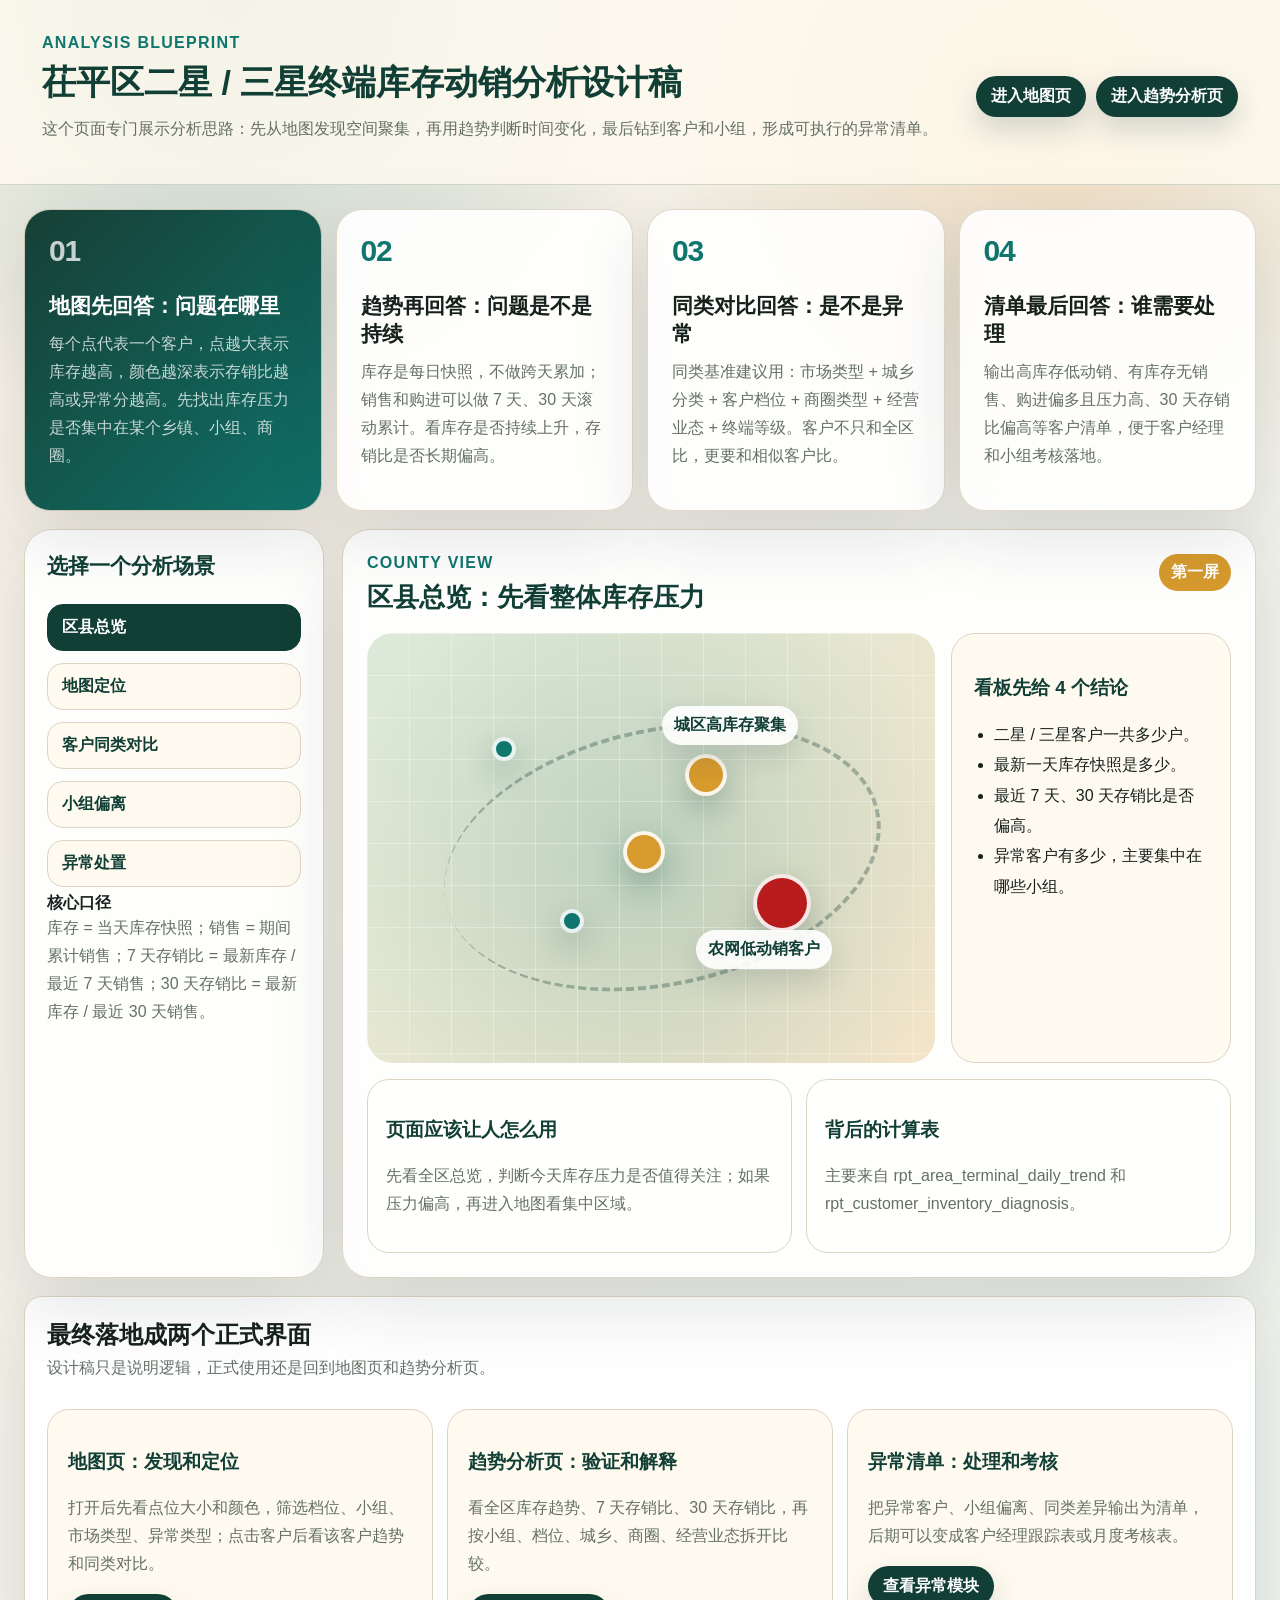
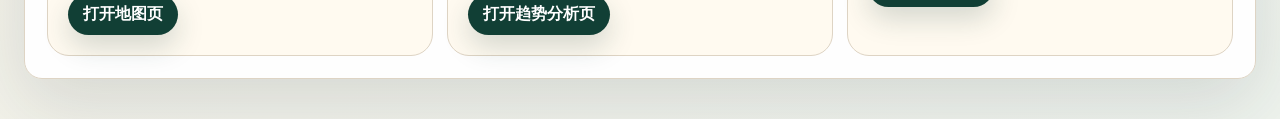
<file: stock_pressure_app/strategy.html>
<!doctype html>
<html lang="zh-CN">
<head>
  <meta charset="utf-8">
  <meta name="viewport" content="width=device-width, initial-scale=1">
  <title>库存动销分析设计思路</title>
  <link rel="stylesheet" href="./styles.css">
</head>
<body class="strategy-body">
  <header class="strategy-hero">
    <div>
      <p class="eyebrow">Analysis Blueprint</p>
      <h1>茌平区二星 / 三星终端库存动销分析设计稿</h1>
      <p class="hero-copy">这个页面专门展示分析思路：先从地图发现空间聚集，再用趋势判断时间变化，最后钻到客户和小组，形成可执行的异常清单。</p>
    </div>
    <nav class="strategy-links">
      <a href="./index.html">进入地图页</a>
      <a href="./analysis.html">进入趋势分析页</a>
    </nav>
  </header>

  <main class="strategy-main">
    <section class="strategy-grid">
      <article class="strategy-card primary">
        <span class="step-no">01</span>
        <h2>地图先回答：问题在哪里</h2>
        <p>每个点代表一个客户，点越大表示库存越高，颜色越深表示存销比越高或异常分越高。先找出库存压力是否集中在某个乡镇、小组、商圈。</p>
      </article>
      <article class="strategy-card">
        <span class="step-no">02</span>
        <h2>趋势再回答：问题是不是持续</h2>
        <p>库存是每日快照，不做跨天累加；销售和购进可以做 7 天、30 天滚动累计。看库存是否持续上升，存销比是否长期偏高。</p>
      </article>
      <article class="strategy-card">
        <span class="step-no">03</span>
        <h2>同类对比回答：是不是异常</h2>
        <p>同类基准建议用：市场类型 + 城乡分类 + 客户档位 + 商圈类型 + 经营业态 + 终端等级。客户不只和全区比，更要和相似客户比。</p>
      </article>
      <article class="strategy-card">
        <span class="step-no">04</span>
        <h2>清单最后回答：谁需要处理</h2>
        <p>输出高库存低动销、有库存无销售、购进偏多且压力高、30 天存销比偏高等客户清单，便于客户经理和小组考核落地。</p>
      </article>
    </section>

    <section class="strategy-stage">
      <aside class="strategy-sidebar">
        <h2>选择一个分析场景</h2>
        <button class="scenario is-active" data-scenario="area">区县总览</button>
        <button class="scenario" data-scenario="map">地图定位</button>
        <button class="scenario" data-scenario="peer">客户同类对比</button>
        <button class="scenario" data-scenario="group">小组偏离</button>
        <button class="scenario" data-scenario="action">异常处置</button>
        <div class="explain">
          <b>核心口径</b>
          <p>库存 = 当天库存快照；销售 = 期间累计销售；7 天存销比 = 最新库存 / 最近 7 天销售；30 天存销比 = 最新库存 / 最近 30 天销售。</p>
        </div>
      </aside>

      <div class="strategy-board">
        <div class="board-head">
          <div>
            <p class="eyebrow" id="scenarioEyebrow">County View</p>
            <h2 id="scenarioTitle">区县总览：先看整体库存压力</h2>
          </div>
          <span id="scenarioBadge">第一屏</span>
        </div>

        <div class="mock-layout" id="scenarioMock">
          <div class="mock-map">
            <div class="mock-point p1"></div>
            <div class="mock-point p2 warn"></div>
            <div class="mock-point p3 danger"></div>
            <div class="mock-point p4"></div>
            <div class="mock-point p5 warn"></div>
            <div class="mock-route"></div>
            <span class="map-label l1">城区高库存聚集</span>
            <span class="map-label l2">农网低动销客户</span>
          </div>
          <div class="mock-panel">
            <h3 id="mockPanelTitle">看板先给 4 个结论</h3>
            <ul id="mockBullets">
              <li>二星 / 三星客户一共多少户。</li>
              <li>最新一天库存快照是多少。</li>
              <li>最近 7 天、30 天存销比是否偏高。</li>
              <li>异常客户有多少，主要集中在哪些小组。</li>
            </ul>
          </div>
        </div>

        <div class="logic-row">
          <div>
            <h3>页面应该让人怎么用</h3>
            <p id="usageText">先看全区总览，判断今天库存压力是否值得关注；如果压力偏高，再进入地图看集中区域。</p>
          </div>
          <div>
            <h3>背后的计算表</h3>
            <p id="tableText">主要来自 rpt_area_terminal_daily_trend 和 rpt_customer_inventory_diagnosis。</p>
          </div>
        </div>
      </div>
    </section>

    <section class="panel strategy-flow">
      <div class="panel-head compact">
        <div>
          <h2>最终落地成两个正式界面</h2>
          <p>设计稿只是说明逻辑，正式使用还是回到地图页和趋势分析页。</p>
        </div>
      </div>
      <div class="flow-columns">
        <div class="flow-box">
          <h3>地图页：发现和定位</h3>
          <p>打开后先看点位大小和颜色，筛选档位、小组、市场类型、异常类型；点击客户后看该客户趋势和同类对比。</p>
          <a href="./index.html">打开地图页</a>
        </div>
        <div class="flow-box">
          <h3>趋势分析页：验证和解释</h3>
          <p>看全区库存趋势、7 天存销比、30 天存销比，再按小组、档位、城乡、商圈、经营业态拆开比较。</p>
          <a href="./analysis.html">打开趋势分析页</a>
        </div>
        <div class="flow-box">
          <h3>异常清单：处理和考核</h3>
          <p>把异常客户、小组偏离、同类差异输出为清单，后期可以变成客户经理跟踪表或月度考核表。</p>
          <a href="./analysis.html#abnormal">查看异常模块</a>
        </div>
      </div>
    </section>
  </main>

  <script src="./strategy_app.js"></script>
</body>
</html>
</file>
<file: stock_pressure_app/styles.css>
:root {
  --bg: #edf0e7;
  --paper: #fffaf0;
  --panel: #ffffff;
  --ink: #17211c;
  --muted: #647067;
  --line: #ded4c4;
  --green: #113f35;
  --teal: #0f766e;
  --amber: #d69a2d;
  --red: #b91c1c;
  --blue: #2563eb;
  --shadow: 0 24px 70px rgba(31,41,55,.13);
}

* { box-sizing: border-box; }

body {
  margin: 0;
  font-family: "Microsoft YaHei", "SimSun", sans-serif;
  background:
    radial-gradient(circle at top left, rgba(23,63,53,.14), transparent 34rem),
    linear-gradient(135deg, #f8f2e7, var(--bg));
  color: var(--ink);
}

.modern-page {
  background:
    radial-gradient(circle at 12% 8%, rgba(214,154,45,.18), transparent 26rem),
    radial-gradient(circle at 88% 0%, rgba(17,63,53,.18), transparent 28rem),
    linear-gradient(135deg, #f7f0df, #e9efe6 52%, #f4f0e8);
}

a { color: var(--green); font-weight: 800; text-decoration: none; }
h1, h2, p { margin-top: 0; }

.eyebrow {
  margin: 0 0 8px;
  color: var(--teal);
  font-weight: 800;
  letter-spacing: .08em;
  text-transform: uppercase;
}

.hero {
  display: flex;
  justify-content: space-between;
  gap: 24px;
  padding: 24px 32px 18px;
  border-bottom: 1px solid var(--line);
  background: rgba(255,250,240,.8);
}

.hero h1 {
  margin-bottom: 8px;
  font-size: 30px;
  color: var(--green);
}

.hero-copy, .panel-head p, .legend-box p {
  color: var(--muted);
  line-height: 1.65;
}

.hero-meta {
  display: flex;
  flex-direction: column;
  align-items: flex-end;
  justify-content: center;
  color: var(--muted);
  font-size: 13px;
  line-height: 1.8;
}

main { padding: 20px 24px 30px; }

.cards {
  display: grid;
  grid-template-columns: repeat(6, minmax(0, 1fr));
  gap: 12px;
  margin-bottom: 16px;
}

.card, .panel, .legend-box, .customer-drawer, .map-sidebar {
  background: rgba(255,255,255,.94);
  border: 1px solid var(--line);
  box-shadow: var(--shadow);
}

.card {
  padding: 14px;
  border-radius: 16px;
}

.card b {
  display: block;
  color: var(--green);
  font-size: 22px;
}

.card span {
  color: var(--muted);
  font-size: 12px;
}

.panel {
  padding: 16px;
  margin-bottom: 16px;
  border-radius: 18px;
}

.panel-head, .drawer-head {
  display: flex;
  justify-content: space-between;
  gap: 16px;
  align-items: flex-start;
  margin-bottom: 12px;
}

.panel-head.compact h2 { margin-bottom: 4px; }

.legend {
  display: flex;
  gap: 14px;
  align-items: center;
  flex-wrap: wrap;
  color: var(--muted);
  font-size: 13px;
}

.panel-action-btn {
  width: auto;
  min-height: 34px;
  margin: 0;
  padding: 0 13px;
  border: 1px solid rgba(17,63,53,.18);
  border-radius: 999px;
  background: var(--green);
  color: #fff;
  box-shadow: 0 10px 24px rgba(17,63,53,.15);
  font-size: 13px;
  font-weight: 900;
}

.line {
  display: inline-block;
  width: 24px;
  height: 4px;
  margin-right: 6px;
  border-radius: 999px;
  vertical-align: middle;
}

.line.stock { background: var(--green); }
.line.ratio7 { background: var(--amber); }
.line.ratio { background: var(--red); }
.line.sale { background: var(--blue); }
.line.current { background: var(--green); }
.line.previous { background: #9ca3af; }

.chart-wrap {
  position: relative;
  height: 360px;
  border: 1px solid var(--line);
  border-radius: 14px;
  background: #fffdf8;
  overflow: hidden;
}

.small-chart { height: 260px; }
svg text { fill: var(--muted); font-size: 12px; }

.cockpit-hero {
  background:
    radial-gradient(circle at 86% 20%, rgba(217,119,6,.16), transparent 18rem),
    linear-gradient(135deg, rgba(255,250,240,.96), rgba(232,244,238,.88));
}

.modern-hero {
  display: flex;
  justify-content: space-between;
  gap: 28px;
  padding: 34px 38px 26px;
  border-bottom: 1px solid rgba(17,63,53,.12);
}

.modern-hero h1 {
  margin: 0 0 10px;
  color: var(--green);
  font-size: clamp(30px, 4vw, 48px);
  letter-spacing: -0.04em;
}

.modern-hero p {
  max-width: 760px;
  color: var(--muted);
  line-height: 1.8;
}

.hero-actions {
  display: flex;
  align-items: center;
  gap: 10px;
  flex-wrap: wrap;
  align-content: center;
  justify-content: flex-end;
}

.hero-actions a {
  display: inline-flex;
  align-items: center;
  min-height: 38px;
  padding: 0 16px;
  border: 1px solid rgba(17,63,53,.18);
  border-radius: 999px;
  background: rgba(255,255,255,.68);
  box-shadow: 0 10px 30px rgba(17,63,53,.08);
}

.weekly-shell {
  padding: 22px 28px 36px;
}

.weekly-kpis {
  display: grid;
  grid-template-columns: repeat(3, minmax(0, 1fr));
  gap: 14px;
  margin-bottom: 16px;
  align-items: stretch;
}

.weekly-kpi {
  position: relative;
  overflow: hidden;
  min-height: 136px;
  padding: 18px;
  border: 1px solid rgba(17,63,53,.12);
  border-radius: 24px;
  background:
    linear-gradient(145deg, rgba(255,255,255,.94), rgba(255,250,240,.72));
  box-shadow: var(--shadow);
}

.weekly-kpi::after {
  content: "";
  position: absolute;
  right: -20px;
  top: -30px;
  width: 100px;
  height: 100px;
  border-radius: 999px;
  background: rgba(214,154,45,.16);
}

.weekly-kpi span,
.weekly-kpi em {
  display: block;
  color: var(--muted);
  font-size: 12px;
  font-style: normal;
}

.weekly-kpi b {
  display: block;
  margin: 14px 0 8px;
  color: var(--green);
  font-size: clamp(22px, 2.4vw, 34px);
  letter-spacing: -0.03em;
}

.weekly-kpi.tone-risk {
  border-color: rgba(185,28,28,.28);
  background:
    radial-gradient(circle at 86% 12%, rgba(185,28,28,.14), transparent 7rem),
    linear-gradient(145deg, rgba(255,255,255,.96), rgba(255,241,232,.82));
}

.weekly-kpi.tone-risk b {
  color: var(--red);
}

.weekly-kpi.tone-good {
  border-color: rgba(15,118,110,.24);
  background:
    radial-gradient(circle at 86% 12%, rgba(15,118,110,.14), transparent 7rem),
    linear-gradient(145deg, rgba(255,255,255,.96), rgba(232,244,238,.82));
}

.weekly-kpi.tone-good b {
  color: var(--teal);
}

.metric-card {
  display: flex;
  flex-direction: column;
  min-height: 360px;
  padding: 20px;
}

.metric-sections {
  position: relative;
  z-index: 1;
  display: grid;
  gap: 10px;
  margin-top: 12px;
}

.metric-section {
  padding: 10px;
  border: 1px solid rgba(17,63,53,.08);
  border-radius: 16px;
  background: rgba(255,255,255,.58);
  box-shadow: inset 0 1px 0 rgba(255,255,255,.7);
}

.metric-section-title {
  display: inline-flex;
  align-items: center;
  min-height: 22px;
  margin-bottom: 8px;
  padding: 0 9px;
  border-radius: 999px;
  background: rgba(17,63,53,.08);
  color: var(--green);
  font-size: 12px;
  font-weight: 900;
}

.metric-grid {
  display: grid;
  grid-template-columns: 1fr auto;
  gap: 7px 14px;
}

.metric-grid span {
  color: var(--muted);
  line-height: 1.35;
}

.metric-grid strong {
  color: var(--green);
  font-size: 13px;
  font-variant-numeric: tabular-nums;
  text-align: right;
  white-space: nowrap;
}

.metric-grid strong.risk {
  color: var(--red);
}

.metric-grid strong.good {
  color: var(--teal);
}

.metric-grid strong.neutral {
  color: #7c6f60;
}

.metric-judgement {
  position: relative;
  z-index: 1;
  display: inline-flex;
  width: fit-content;
  margin-top: 12px;
  padding: 7px 10px;
  border-radius: 999px;
  background: #f8f2e7;
  color: #7c6f60;
  font-weight: 900;
}

.metric-judgement.risk {
  background: #fee2e2;
  color: var(--red);
}

.metric-judgement.good {
  background: #dcfce7;
  color: var(--teal);
}

.weekly-board {
  display: grid;
  grid-template-columns: minmax(0, 1fr);
  gap: 16px;
  align-items: stretch;
}

.ratio-board {
  grid-template-columns: minmax(0, 1fr);
}

.sale-board {
  margin-top: 16px;
}

.modern-panel {
  border-color: rgba(17,63,53,.12);
  border-radius: 26px;
  background: rgba(255,255,255,.88);
  backdrop-filter: blur(16px);
}

.chart-panel {
  min-width: 0;
}

.chart-status-layout {
  display: grid;
  grid-template-columns: minmax(0, 1fr) 292px;
  gap: 14px;
  align-items: stretch;
}

.chart-main {
  min-width: 0;
}

.trend-status-card {
  padding: 20px;
  border: 1px solid rgba(17,63,53,.15);
  border-radius: 24px;
  background:
    radial-gradient(circle at 84% 0%, rgba(214,154,45,.24), transparent 9rem),
    linear-gradient(160deg, #17211c, #113f35);
  color: #fff;
  box-shadow: var(--shadow);
}

.trend-status-card h2 {
  margin: 0 0 10px;
  color: #fff;
  font-size: 24px;
}

.trend-status-card p {
  color: rgba(255,255,255,.78);
  line-height: 1.65;
}

.trend-status-card .eyebrow {
  color: #f3cf8a;
}

.trend-status-card .snapshot-insight {
  margin-bottom: 14px;
}

.status-grid {
  display: grid;
  grid-template-columns: 1fr auto;
  gap: 10px 14px;
  padding-top: 14px;
  border-top: 1px solid rgba(255,255,255,.16);
}

.status-grid span {
  color: rgba(255,255,255,.72);
}

.status-grid b {
  color: #fff;
  font-variant-numeric: tabular-nums;
  text-align: right;
  white-space: nowrap;
}

.status-grid b.risk {
  color: #fecaca;
}

.status-grid b.good {
  color: #bbf7d0;
}

.status-grid b.neutral {
  color: #fde68a;
}

.range-compare-card {
  display: grid;
  grid-template-columns: minmax(0, 1fr) minmax(360px, 520px);
  gap: 16px;
  align-items: center;
  margin-top: 14px;
  padding: 18px 20px;
  border: 1px solid rgba(17,63,53,.12);
  border-radius: 22px;
  background:
    radial-gradient(circle at 94% 8%, rgba(15,118,110,.13), transparent 11rem),
    linear-gradient(135deg, rgba(255,250,240,.92), rgba(255,255,255,.86));
  box-shadow: 0 16px 40px rgba(31,41,55,.09);
}

.modal-backdrop {
  position: fixed;
  inset: 0;
  z-index: 100;
  display: none;
  align-items: flex-start;
  justify-content: flex-end;
  padding: 96px 36px 24px;
  background: rgba(23,33,28,.32);
  backdrop-filter: blur(8px);
}

.modal-backdrop.is-open {
  display: flex;
}

.modal-card.range-compare-card {
  width: min(860px, calc(100vw - 72px));
  max-height: calc(100vh - 132px);
  overflow: auto;
  border-color: rgba(255,255,255,.42);
  background:
    radial-gradient(circle at 94% 8%, rgba(15,118,110,.18), transparent 11rem),
    linear-gradient(135deg, rgba(255,250,240,.98), rgba(255,255,255,.96));
}

.modal-head {
  display: flex;
  justify-content: space-between;
  gap: 14px;
  align-items: flex-start;
}

.modal-close {
  width: 34px;
  min-height: 34px;
  margin: 0;
  padding: 0;
  border-radius: 999px;
  background: rgba(17,63,53,.1);
  color: var(--green);
  font-size: 18px;
  line-height: 1;
}

.range-compare-card h3 {
  margin: 0 0 8px;
  color: var(--green);
  font-size: 22px;
}

.range-compare-card p {
  margin: 0;
  color: var(--muted);
  line-height: 1.65;
}

.range-date-controls {
  display: grid;
  grid-template-columns: repeat(2, minmax(0, 180px));
  gap: 10px;
  margin-top: 12px;
}

.range-date-controls label {
  margin: 0;
  color: var(--green);
  font-weight: 900;
}

.range-date-controls input {
  margin-top: 6px;
  min-height: 36px;
  border-color: rgba(17,63,53,.16);
  background: rgba(255,255,255,.78);
}

.range-compare-grid {
  display: grid;
  grid-template-columns: repeat(3, minmax(0, 1fr));
  gap: 10px;
}

.range-compare-grid span,
.range-compare-grid b {
  display: block;
  padding: 9px 10px;
  border-radius: 13px;
  background: rgba(255,255,255,.72);
}

.range-compare-grid span {
  padding-bottom: 0;
  color: var(--muted);
  font-size: 12px;
}

.range-compare-grid b {
  padding-top: 3px;
  color: var(--green);
  font-size: 18px;
  font-variant-numeric: tabular-nums;
}

.range-compare-grid b.risk {
  color: var(--red);
}

.range-compare-grid b.good {
  color: var(--teal);
}

.range-compare-grid b.neutral {
  color: #7c6f60;
}

.cycle-card,
.snapshot-card {
  padding: 24px;
  border: 1px solid rgba(17,63,53,.15);
  border-radius: 28px;
  background:
    linear-gradient(160deg, #113f35, #0f766e);
  color: #fff;
  box-shadow: var(--shadow);
}

.snapshot-card {
  background:
    radial-gradient(circle at 80% 0%, rgba(214,154,45,.32), transparent 10rem),
    linear-gradient(160deg, #17211c, #113f35);
}

.cycle-card h2,
.snapshot-card h2 {
  margin: 0 0 12px;
  color: #fff;
  font-size: 26px;
}

.cycle-card p,
.snapshot-card p {
  color: rgba(255,255,255,.78);
  line-height: 1.7;
}

.cycle-card .eyebrow,
.snapshot-card .eyebrow {
  color: #f3cf8a;
}

.cycle-pill {
  margin-top: 12px;
  padding: 10px 12px;
  border: 1px solid rgba(255,255,255,.18);
  border-radius: 999px;
  background: rgba(255,255,255,.08);
  color: rgba(255,255,255,.9);
  font-weight: 800;
}

.cycle-insight {
  margin-top: 18px;
  padding: 16px;
  border: 1px solid rgba(255,255,255,.2);
  border-radius: 20px;
  background: rgba(255,255,255,.1);
}

.cycle-insight span,
.cycle-insight em {
  display: block;
  color: rgba(255,255,255,.72);
  font-style: normal;
  font-size: 12px;
  font-weight: 800;
}

.cycle-insight b {
  display: block;
  margin: 8px 0 4px;
  color: #fff;
  font-size: 22px;
}

.cycle-insight p {
  margin: 10px 0 0;
  color: rgba(255,255,255,.84);
  line-height: 1.65;
}

.cycle-insight.risk {
  background: rgba(254,226,226,.14);
  border-color: rgba(254,226,226,.26);
}

.cycle-insight.good {
  background: rgba(220,252,231,.12);
  border-color: rgba(220,252,231,.24);
}

.snapshot-grid {
  display: grid;
  grid-template-columns: 1fr auto;
  gap: 10px 14px;
  margin-top: 18px;
  padding-top: 18px;
  border-top: 1px solid rgba(255,255,255,.16);
}

.snapshot-grid span {
  color: rgba(255,255,255,.72);
}

.snapshot-grid b {
  color: #fff;
}

.detail-link {
  display: inline-flex;
  align-items: center;
  justify-content: center;
  width: 100%;
  min-height: 42px;
  margin-top: 18px;
  border-radius: 999px;
  background: #f3cf8a;
  color: #113f35;
  font-weight: 900;
}

.weekly-chart {
  height: 420px;
  border-color: rgba(17,63,53,.1);
  border-radius: 22px;
  background:
    linear-gradient(180deg, rgba(255,255,255,.96), rgba(255,250,240,.7));
}

.small-weekly-chart {
  height: 360px;
}

.chart-point {
  fill: #fff;
  stroke: var(--green);
  stroke-width: 2;
  filter: drop-shadow(0 4px 8px rgba(17,63,53,.18));
}

.chart-point.active {
  fill: var(--amber);
  stroke: var(--green);
  stroke-width: 3;
}

.chart-point.stock-risk {
  fill: #fee2e2;
  stroke: var(--red);
}

.chart-point.stock-good {
  fill: #dcfce7;
  stroke: var(--teal);
}

.chart-point.stock-neutral {
  fill: #f8f2e7;
  stroke: #7c6f60;
}

.chart-point.stock-risk.active {
  fill: var(--red);
  stroke: #7f1d1d;
}

.chart-point.stock-good.active {
  fill: var(--teal);
  stroke: #064e3b;
}

.modern-table {
  max-height: 560px;
  border-radius: 20px;
}

.timeline-zoom {
  margin-top: 12px;
  padding: 8px 12px 6px;
  border: 1px solid rgba(17,63,53,.1);
  border-radius: 18px;
  background: rgba(248,242,231,.72);
}

.zoom-head {
  display: flex;
  justify-content: space-between;
  gap: 12px;
  margin-bottom: 4px;
  color: var(--muted);
  font-size: 12px;
}

.zoom-head b {
  color: var(--green);
}

.timeline-chart {
  width: 100%;
  height: 42px;
  display: block;
}

.range-stack {
  position: relative;
  height: 20px;
}

.range-stack input[type="range"] {
  position: absolute;
  left: 0;
  top: 0;
  width: 100%;
  min-height: 20px;
  padding: 0;
  border: 0;
  background: transparent;
  pointer-events: none;
  appearance: none;
}

.range-stack input[type="range"]::-webkit-slider-thumb {
  width: 15px;
  height: 15px;
  border: 3px solid #fff;
  border-radius: 999px;
  background: var(--amber);
  box-shadow: 0 4px 14px rgba(17,63,53,.25);
  pointer-events: auto;
  appearance: none;
}

.range-stack input[type="range"]::-webkit-slider-runnable-track {
  height: 4px;
  border-radius: 999px;
  background: rgba(17,63,53,.16);
}

.range-stack input[type="range"]::-moz-range-thumb {
  width: 15px;
  height: 15px;
  border: 3px solid #fff;
  border-radius: 999px;
  background: var(--amber);
  box-shadow: 0 4px 14px rgba(17,63,53,.25);
  pointer-events: auto;
}

.range-stack input[type="range"]::-moz-range-track {
  height: 4px;
  border-radius: 999px;
  background: rgba(17,63,53,.16);
}

.tip-muted {
  margin-top: 6px;
  color: var(--teal);
  font-weight: 800;
}

.delta-row {
  margin-top: 7px;
  padding: 7px 8px;
  border-radius: 10px;
  font-weight: 900;
}

.delta-row em {
  display: inline-block;
  margin-left: 8px;
  font-style: normal;
  font-weight: 800;
}

.delta-row.risk,
.snapshot-grid b.risk {
  color: var(--red);
}

.delta-row.risk {
  background: #fee2e2;
}

.delta-row.good,
.snapshot-grid b.good {
  color: var(--teal);
}

.delta-row.good {
  background: #dcfce7;
}

.delta-row.neutral,
.snapshot-grid b.neutral {
  color: #7c6f60;
}

.delta-row.neutral {
  background: #f8f2e7;
}

.detail-summary {
  display: grid;
  grid-template-columns: repeat(5, minmax(0, 1fr));
  gap: 14px;
  margin-bottom: 16px;
}

.detail-table {
  max-height: calc(100vh - 280px);
}

.customer-drilldown-shell {
  max-width: 1680px;
  margin: 0 auto;
}

.customer-period-summary {
  grid-template-columns: repeat(5, minmax(0, 1fr));
}

.customer-drilldown-layout {
  display: grid;
  grid-template-columns: minmax(760px, 1fr) 520px;
  gap: 18px;
  align-items: start;
}

.customer-list-panel,
.customer-trend-panel {
  min-width: 0;
}

.customer-list-only-panel {
  padding: 18px;
}

.customer-list-only-table {
  max-height: calc(100vh - 330px);
}

.customer-profile-shell {
  max-width: 1680px;
  margin: 0 auto;
}

.profile-focus-toolbar {
  display: none;
  justify-content: space-between;
  align-items: center;
  gap: 16px;
  margin-bottom: 14px;
  padding: 14px 18px;
  border: 1px solid rgba(17,63,53,.12);
  border-radius: 24px;
  background:
    radial-gradient(circle at 4% 0%, rgba(214,154,45,.14), transparent 16rem),
    rgba(255,250,240,.88);
  box-shadow: 0 18px 50px rgba(31,41,55,.09);
}

.profile-focus-toolbar b {
  display: block;
  color: var(--green);
  font-size: 18px;
}

.profile-focus-toolbar span {
  display: block;
  margin-top: 4px;
  color: var(--muted);
  font-size: 13px;
  font-weight: 800;
}

.profile-focus-actions {
  display: flex;
  gap: 8px;
  flex-wrap: wrap;
  justify-content: flex-end;
}

.profile-focus-actions button {
  min-height: 38px;
  padding: 0 16px;
  border: 1px solid rgba(17,63,53,.16);
  border-radius: 999px;
  background: rgba(255,255,255,.72);
  color: var(--green);
  box-shadow: 0 10px 24px rgba(17,63,53,.08);
  font-size: 13px;
  font-weight: 900;
  cursor: pointer;
}

.profile-focus-actions button.is-active {
  border-color: var(--green);
  background: var(--green);
  color: #fff;
}

.customer-profile-layout {
  display: grid;
  grid-template-columns: minmax(560px, 1fr) minmax(420px, 520px);
  gap: 22px;
  align-items: start;
}

.customer-profile-layout.is-trend-focus {
  grid-template-columns: minmax(620px, 1fr) 410px;
}

.customer-profile-layout.is-map-focus {
  grid-template-columns: 430px minmax(560px, 1fr);
}

.customer-profile-panel,
.customer-map-profile-panel {
  min-width: 0;
  transition: transform .22s ease, box-shadow .22s ease, border-color .22s ease;
  cursor: zoom-in;
}

.customer-profile-layout.is-trend-focus .customer-profile-panel,
.customer-profile-layout.is-map-focus .customer-map-profile-panel {
  border-color: rgba(17,63,53,.22);
  box-shadow: 0 28px 80px rgba(17,63,53,.16);
  cursor: default;
}

.customer-profile-layout.is-trend-focus .customer-map-profile-panel,
.customer-profile-layout.is-map-focus .customer-profile-panel {
  opacity: .92;
}

.customer-profile-layout.is-trend-focus .customer-map-profile-panel:hover,
.customer-profile-layout.is-map-focus .customer-profile-panel:hover {
  transform: translateY(-2px);
  border-color: rgba(214,154,45,.35);
}

.customer-map-profile-panel {
  position: sticky;
  top: 14px;
  padding: 18px;
  background:
    linear-gradient(180deg, rgba(255,255,255,.9), rgba(255,250,240,.86)),
    radial-gradient(circle at 20% 0%, rgba(214,154,45,.16), transparent 14rem);
}

.profile-chart {
  height: clamp(250px, 27vh, 340px);
}

.customer-profile-layout.is-map-focus .profile-chart {
  height: 172px;
}

.customer-profile-layout.is-trend-focus .profile-chart {
  height: clamp(270px, 30vh, 360px);
}

.customer-profile-layout.is-map-focus .customer-trend-stats {
  grid-template-columns: 1fr;
}

.customer-profile-layout.is-map-focus .customer-trend-card .chart-wrap {
  margin-top: 8px;
}

.customer-profile-layout.is-map-focus .customer-trend-card .panel-head {
  margin-bottom: 6px;
}

.customer-profile-layout.is-map-focus .customer-trend-card .panel-head p {
  display: none;
}

.profile-map {
  height: 500px;
  margin-top: 14px;
}

.customer-profile-layout.is-map-focus .profile-map {
  height: calc(100vh - 285px);
  min-height: 620px;
}

.customer-profile-layout.is-map-focus .nearby-customer-strip {
  max-height: 240px;
  overflow: auto;
}

.customer-profile-layout.is-trend-focus .nearby-customer-strip {
  max-height: 132px;
  overflow: auto;
}

.customer-list-head {
  align-items: center;
}

.customer-search {
  display: flex;
  align-items: center;
  gap: 10px;
  min-width: 320px;
  padding: 8px 12px;
  border: 1px solid rgba(17,63,53,.14);
  border-radius: 999px;
  background: #fffaf0;
  color: var(--green);
  font-size: 13px;
  font-weight: 900;
}

.customer-search input {
  min-height: 34px;
  padding: 0;
  border: 0;
  border-radius: 0;
  background: transparent;
  box-shadow: none;
}

.customer-search input:focus {
  outline: none;
}

.customer-table {
  max-height: calc(100vh - 340px);
}

.excel-customer-table {
  table-layout: fixed;
  min-width: 2100px;
}

.excel-customer-table th,
.excel-customer-table td {
  overflow: hidden;
  text-overflow: ellipsis;
}

.excel-customer-table th {
  padding: 0;
}

.excel-head-row th {
  top: 0;
  height: 42px;
  z-index: 4;
}

.excel-filter-row th {
  top: 42px;
  z-index: 3;
  height: 42px;
  padding: 5px 6px;
  background: #fffaf0;
  box-shadow: inset 0 -1px 0 #eee6d8;
}

.excel-sort-btn {
  display: flex;
  align-items: center;
  justify-content: space-between;
  gap: 6px;
  width: 100%;
  min-height: 42px;
  padding: 0 20px 0 8px;
  border: 0;
  background: transparent;
  color: var(--green);
  font: inherit;
  font-size: 12px;
  font-weight: 900;
  text-align: left;
  cursor: pointer;
}

.excel-sort-btn em {
  flex: 0 0 auto;
  color: rgba(17,63,53,.48);
  font-style: normal;
}

.excel-filter-input,
.excel-filter-select {
  width: 100%;
  height: 30px;
  min-height: 30px;
  padding: 0 8px;
  border: 1px solid rgba(17,63,53,.14);
  border-radius: 8px;
  background: rgba(255,255,255,.9);
  color: var(--ink);
  box-shadow: none;
  font-size: 12px;
}

.excel-filter-input:focus,
.excel-filter-select:focus {
  outline: 2px solid rgba(214,154,45,.24);
  border-color: rgba(214,154,45,.55);
}

.col-resizer {
  position: absolute;
  top: 0;
  right: -3px;
  z-index: 8;
  width: 8px;
  height: 84px;
  cursor: col-resize;
}

.col-resizer::after {
  content: "";
  position: absolute;
  top: 10px;
  right: 3px;
  width: 1px;
  height: 64px;
  background: rgba(17,63,53,.12);
}

.col-resizer:hover::after {
  width: 2px;
  background: var(--amber);
}

.excel-customer-table .is-number {
  text-align: right;
}

.excel-customer-table .customer-name-col {
  white-space: normal;
}

.customer-table tbody tr {
  cursor: pointer;
}

.customer-table tbody tr.is-selected td {
  background: rgba(214,154,45,.12);
}

.customer-table td:nth-child(2) {
  min-width: 240px;
}

.customer-name-btn {
  display: block;
  width: 100%;
  padding: 0;
  border: 0;
  color: var(--green);
  background: transparent;
  font: inherit;
  font-weight: 900;
  text-align: left;
  cursor: pointer;
}

.customer-table small {
  display: block;
  margin-top: 4px;
  color: var(--muted);
  font-size: 12px;
  font-weight: 700;
}

.customer-trend-panel {
  position: sticky;
  top: 14px;
}

.customer-trend-stats {
  display: grid;
  grid-template-columns: repeat(3, minmax(0, 1fr));
  gap: 10px;
  margin: 12px 0 14px;
}

.customer-stat {
  padding: 12px;
  border: 1px solid rgba(17,63,53,.1);
  border-radius: 16px;
  background: #fffaf0;
}

.customer-stat span,
.customer-stat em {
  display: block;
  color: var(--muted);
  font-size: 12px;
  font-style: normal;
  font-weight: 800;
}

.customer-stat b {
  display: block;
  margin: 5px 0;
  color: var(--green);
  font-size: 20px;
}

.customer-stat.risk b,
.customer-stat.risk em {
  color: var(--red);
}

.customer-stat.good b,
.customer-stat.good em {
  color: var(--teal);
}

.customer-map-card {
  margin: 14px 0 12px;
  padding: 14px;
  border: 1px solid rgba(17,63,53,.12);
  border-radius: 22px;
  background:
    radial-gradient(circle at 15% 0%, rgba(15,118,110,.12), transparent 8rem),
    rgba(255,250,240,.8);
}

.nearby-map-filters {
  display: flex;
  align-items: center;
  gap: 10px;
  flex-wrap: wrap;
  color: var(--green);
  font-size: 12px;
  font-weight: 900;
}

.nearby-map-filters label {
  display: inline-flex;
  align-items: center;
  gap: 5px;
  padding: 6px 9px;
  border: 1px solid rgba(17,63,53,.1);
  border-radius: 999px;
  background: rgba(255,255,255,.62);
}

.nearby-map-filters input {
  width: auto;
  min-height: auto;
  margin: 0;
}

.nearby-radius-control {
  gap: 8px !important;
  background: rgba(214,154,45,.1) !important;
}

.nearby-radius-control input {
  width: 74px;
  min-height: 28px;
  padding: 4px 8px;
  border-color: rgba(214,154,45,.38);
  border-radius: 999px;
  background: #fff;
  font-size: 12px;
  font-weight: 900;
}

.nearby-radius-control em {
  color: var(--amber);
  font-style: normal;
  font-weight: 950;
}

.nearby-color-legend {
  display: flex;
  flex-wrap: wrap;
  gap: 8px;
  margin: 6px 0 10px;
  color: #6f6256;
  font-size: 11px;
  font-weight: 900;
}

.nearby-color-legend span {
  display: inline-flex;
  align-items: center;
  gap: 5px;
  padding: 5px 8px;
  border: 1px solid rgba(17,63,53,.1);
  border-radius: 999px;
  background: rgba(255,255,255,.62);
}

.nearby-color-legend i {
  width: 9px;
  height: 9px;
  border-radius: 999px;
}

.nearby-map {
  height: 250px;
  overflow: hidden;
  border: 1px solid rgba(17,63,53,.12);
  border-radius: 18px;
  background: #e8efe7;
}

.nearby-map .leaflet-container,
.nearby-map .leaflet-control-container {
  font-family: inherit;
}

.nearby-map .leaflet-interactive {
  cursor: pointer;
}

.nearby-store-marker {
  display: flex !important;
  align-items: center;
  justify-content: center;
  background: transparent;
  border: 0;
}

.nearby-store-dot {
  display: block;
  box-sizing: border-box;
  padding: 0;
  border: 0;
  border-radius: 999px;
  background: var(--store-color, var(--green));
  box-shadow: none;
  cursor: pointer;
  line-height: 0;
  transform: translateZ(0);
  transition: transform .14s ease, filter .14s ease;
}

.nearby-store-dot:hover,
.leaflet-marker-icon:hover .nearby-store-dot {
  filter: saturate(1.18);
  transform: scale(1.22);
}

.nearby-store-dot.is-current {
  outline: 2px solid #111827;
  outline-offset: 2px;
}

.nearby-popup {
  min-width: 210px;
  color: var(--ink);
}

.nearby-popup b,
.nearby-popup span {
  display: block;
}

.nearby-popup b {
  margin-bottom: 4px;
  color: var(--green);
  font-weight: 900;
}

.nearby-popup span {
  margin-bottom: 8px;
  color: var(--amber);
  font-weight: 900;
}

.nearby-popup dl {
  display: grid;
  grid-template-columns: 70px 1fr;
  gap: 4px 8px;
  margin: 0;
}

.nearby-popup dt {
  color: var(--muted);
  font-weight: 800;
}

.nearby-popup dd {
  margin: 0;
  color: var(--ink);
  font-weight: 900;
}

.nearby-hover-tooltip {
  border: 0;
  border-radius: 16px;
  background: transparent;
  box-shadow: none;
  padding: 0;
}

.nearby-hover-tooltip::before {
  display: none;
}

.nearby-hover-card {
  width: 260px;
  padding: 12px;
  border: 1px solid rgba(17,63,53,.12);
  border-radius: 18px;
  background:
    linear-gradient(180deg, rgba(255,255,255,.98), rgba(255,250,240,.96));
  box-shadow: 0 20px 42px rgba(17,63,53,.18);
  color: var(--ink);
}

.nearby-hover-title {
  display: grid;
  grid-template-columns: minmax(0, 1fr) auto;
  gap: 10px;
  align-items: start;
}

.nearby-hover-card b {
  display: -webkit-box;
  overflow: hidden;
  color: var(--green);
  font-size: 13.5px;
  font-weight: 950;
  line-height: 1.35;
  -webkit-box-orient: vertical;
  -webkit-line-clamp: 2;
}

.nearby-hover-title span {
  padding: 3px 7px;
  border-radius: 999px;
  background: rgba(214,154,45,.13);
  color: var(--amber);
  font-size: 11px;
  font-weight: 950;
  white-space: nowrap;
}

.nearby-hover-card em {
  display: block;
  margin-top: 6px;
  color: var(--muted);
  font-size: 12px;
  font-style: normal;
  font-weight: 850;
}

.nearby-hover-metrics {
  display: grid;
  grid-template-columns: repeat(3, 1fr);
  gap: 7px;
  margin-top: 11px;
}

.nearby-hover-metrics span {
  min-width: 0;
  padding: 8px 7px;
  border: 1px solid rgba(17,63,53,.08);
  border-radius: 13px;
  background: rgba(17,63,53,.045);
}

.nearby-hover-metrics small {
  display: block;
  color: var(--muted);
  font-size: 11px;
  font-weight: 800;
}

.nearby-hover-metrics strong {
  display: block;
  overflow: hidden;
  margin-top: 3px;
  color: var(--ink);
  font-size: 13px;
  font-weight: 950;
  text-overflow: ellipsis;
  white-space: nowrap;
}

.nearby-hover-card p {
  margin: 9px 0 0;
  color: var(--blue);
  font-size: 12px;
  font-weight: 950;
}

.nearby-customer-strip {
  display: grid;
  grid-template-columns: 1fr;
  gap: 8px;
  margin-top: 10px;
  opacity: .82;
}

.nearby-customer-strip button {
  min-height: 0;
  padding: 9px 10px;
  border: 1px solid rgba(17,63,53,.12);
  border-radius: 14px;
  background: rgba(255,255,255,.7);
  color: var(--ink);
  text-align: left;
  cursor: pointer;
}

.nearby-customer-strip button.is-selected {
  border-color: rgba(214,154,45,.55);
  background: rgba(214,154,45,.14);
}

.nearby-customer-strip b,
.nearby-customer-strip span {
  display: block;
}

.nearby-customer-strip b {
  overflow: hidden;
  color: var(--green);
  font-size: 12px;
  font-weight: 900;
  text-overflow: ellipsis;
  white-space: nowrap;
}

.nearby-customer-strip span {
  margin-top: 4px;
  color: var(--muted);
  font-size: 11px;
  font-weight: 800;
}

.customer-mini-card {
  margin-top: 12px;
  padding: 12px;
  border: 1px solid rgba(17,63,53,.12);
  border-radius: 22px;
  background:
    radial-gradient(circle at 95% 4%, rgba(214,154,45,.12), transparent 8rem),
    rgba(255,250,240,.74);
}

.mini-card-head {
  display: flex;
  align-items: baseline;
  justify-content: space-between;
  gap: 10px;
  margin-bottom: 8px;
}

.mini-card-head h3 {
  margin: 0;
  color: var(--green);
  font-size: 16px;
}

.mini-card-head span {
  color: var(--muted);
  font-size: 12px;
  font-weight: 800;
}

.customer-mini-chart {
  position: relative;
  height: 252px;
  overflow: hidden;
  border: 1px solid rgba(17,63,53,.1);
  border-radius: 18px;
  background: rgba(255,255,255,.72);
}

.customer-mini-chart svg {
  width: 100%;
  height: 100%;
  display: block;
}

.mini-chart-bg {
  fill: rgba(248,242,231,.55);
}

.mini-grid {
  stroke: rgba(17,63,53,.1);
  stroke-width: 1;
}

.mini-axis-label {
  fill: #7c6f60;
  font-size: 10px;
  font-weight: 800;
}

.mini-peer-line {
  stroke: rgba(185,28,28,.72);
  stroke-width: 2;
  stroke-dasharray: 7 5;
}

.mini-peer-label-bg {
  fill: rgba(255,250,240,.9);
  stroke: rgba(185,28,28,.16);
  stroke-width: 1;
}

.mini-peer-label {
  fill: #9f1239;
  font-size: 11px;
  font-weight: 950;
}

.selected-week-line {
  stroke: rgba(214,154,45,.82);
  stroke-width: 2;
  stroke-dasharray: 5 5;
}

.selected-week-dot {
  fill: var(--amber);
  stroke: #fff;
  stroke-width: 3;
}

.mini-delta-base {
  stroke: rgba(17,63,53,.18);
  stroke-width: 1;
}

.mini-delta-risk {
  fill: rgba(185,28,28,.72);
}

.mini-delta-good {
  fill: rgba(15,118,110,.68);
}

.mini-extreme-dot {
  fill: #fff;
  stroke-width: 2.5;
}

.mini-extreme-dot.high {
  stroke: var(--red);
}

.mini-extreme-dot.low {
  stroke: var(--blue);
}

.mini-latest-label,
.mini-jump-label {
  fill: var(--green);
  font-size: 12px;
  font-weight: 900;
}

.mini-jump-label {
  fill: var(--red);
}

.hover-capture {
  cursor: crosshair;
}

.empty-chart-text {
  fill: var(--muted);
  font-size: 14px;
  font-weight: 900;
}

.tag-filter-bar {
  display: flex;
  gap: 8px;
  flex-wrap: wrap;
  margin: 6px 0 14px;
}

.tag-filter {
  width: auto;
  min-height: 34px;
  margin: 0;
  padding: 0 12px;
  border: 1px solid rgba(17,63,53,.16);
  border-radius: 999px;
  background: #fffaf0;
  color: var(--green);
  box-shadow: none;
}

.tag-filter span {
  display: inline-flex;
  align-items: center;
  justify-content: center;
  min-width: 22px;
  height: 22px;
  margin-left: 8px;
  padding: 0 6px;
  border-radius: 999px;
  background: rgba(17,63,53,.1);
  color: inherit;
  font-size: 12px;
}

.tag-filter.is-active {
  background: var(--green);
  color: #fff;
}

td.risk {
  color: var(--red);
  font-weight: 900;
}

td.good {
  color: var(--teal);
  font-weight: 900;
}

td.neutral {
  color: #7c6f60;
}

.detail-table td:nth-child(14) {
  max-width: 360px;
  white-space: normal;
  line-height: 1.55;
  color: var(--muted);
}

.diag-type,
.score-pill {
  display: inline-flex;
  align-items: center;
  justify-content: center;
  min-height: 24px;
  padding: 3px 9px;
  border-radius: 999px;
  font-size: 12px;
  font-weight: 900;
  white-space: nowrap;
}

.diag-type {
  background: #e8f4ee;
  color: var(--green);
}

.score-pill {
  min-width: 38px;
  background: #f8f2e7;
  color: #7c6f60;
}

.score-pill.medium {
  background: #fef3c7;
  color: #b45309;
}

.score-pill.high {
  background: #fee2e2;
  color: var(--red);
}

.cockpit-grid {
  display: grid;
  grid-template-columns: repeat(6, minmax(0, 1fr));
  gap: 12px;
  margin-bottom: 16px;
}

.cockpit-card em {
  display: block;
  margin-top: 8px;
  color: var(--muted);
  font-size: 12px;
  font-style: normal;
}

.cockpit-layout {
  display: grid;
  grid-template-columns: minmax(0, 1fr) 360px;
  gap: 16px;
  align-items: stretch;
}

.cockpit-main { min-width: 0; }

.cockpit-side {
  background:
    linear-gradient(145deg, rgba(23,63,53,.96), rgba(15,118,110,.9));
  color: #fff;
}

.cockpit-side h2 { color: #fff; }

.pill-link {
  display: inline-flex;
  align-items: center;
  min-height: 36px;
  padding: 0 14px;
  border-radius: 999px;
  background: var(--green);
  color: #fff;
  white-space: nowrap;
}

.thought-list {
  display: grid;
  gap: 14px;
}

.thought-list div {
  padding: 14px;
  border: 1px solid rgba(255,255,255,.2);
  border-radius: 14px;
  background: rgba(255,255,255,.08);
}

.thought-list b,
.thought-list span {
  display: block;
}

.thought-list span {
  margin-top: 6px;
  color: rgba(255,255,255,.78);
  line-height: 1.6;
}

.cockpit-table { max-height: 420px; }

.inventory-page {
  display: grid;
  grid-template-columns: 300px minmax(0, 1fr);
  gap: 16px;
  align-items: start;
}

.inventory-controls {
  position: sticky;
  top: 12px;
}

.inventory-content { min-width: 0; }

.check-row {
  display: flex;
  align-items: center;
  gap: 8px;
  margin: 8px 0;
  color: var(--ink);
  font-size: 14px;
  font-weight: 700;
}

.check-row input {
  width: auto;
  min-height: auto;
}

.control-note {
  margin-top: 16px;
  padding: 14px;
  border-radius: 14px;
  background: #f8f2e7;
  color: var(--muted);
  line-height: 1.6;
}

.control-note b,
.control-note span {
  display: block;
}

.interactive-chart { height: 380px; }

.chart-tooltip {
  display: none;
  position: absolute;
  z-index: 5;
  min-width: 300px;
  max-width: 420px;
  padding: 14px;
  border: 1px solid rgba(23,33,28,.18);
  border-radius: 18px;
  background:
    radial-gradient(circle at 95% 0%, rgba(214,154,45,.18), transparent 7rem),
    rgba(255,255,255,.97);
  box-shadow: 0 18px 44px rgba(31,41,55,.2);
  color: var(--ink);
  font-size: 12px;
  pointer-events: none;
}

.tip-head {
  display: flex;
  flex-direction: column;
  align-items: center;
  justify-content: flex-start;
  flex-wrap: wrap;
  gap: 6px;
  margin-bottom: 12px;
}

.tip-head b {
  width: 100%;
  color: var(--green);
  font-size: 15px;
}

.tip-head em {
  align-self: flex-start;
  max-width: 100%;
  padding: 5px 9px;
  border-radius: 999px;
  background: #f8f2e7;
  color: #7c6f60;
  font-style: normal;
  font-weight: 900;
  white-space: nowrap;
}

.tip-head em.risk {
  background: #fee2e2;
  color: var(--red);
}

.tip-head em.good {
  background: #dcfce7;
  color: var(--teal);
}

.tip-grid {
  display: grid;
  grid-template-columns: 1fr auto;
  gap: 8px 14px;
  padding: 12px;
  border: 1px solid rgba(17,63,53,.1);
  border-radius: 14px;
  background: rgba(248,242,231,.65);
}

.tip-grid span {
  color: var(--muted);
}

.tip-grid strong,
.tip-grid b {
  color: var(--green);
}

.tip-split {
  display: grid;
  grid-template-columns: repeat(2, minmax(0, 1fr));
  gap: 8px;
  margin-top: 10px;
}

.tip-split .delta-row {
  margin-top: 0;
}

.tip-split .delta-row small,
.tip-split .delta-row b,
.tip-split .delta-row em {
  display: block;
}

.tip-split .delta-row small {
  margin-bottom: 4px;
  color: inherit;
  opacity: .72;
}

.tip-split .delta-row b {
  font-size: 16px;
}

.tip-split .delta-row em {
  margin: 2px 0 0;
}

.tip-insight {
  margin: 10px 0 0;
  color: var(--ink);
  line-height: 1.55;
}

.chart-hit { cursor: crosshair; }

.workspace {
  display: grid;
  grid-template-columns: 280px minmax(0, 1fr);
  gap: 16px;
  align-items: start;
}

.filters { position: sticky; top: 12px; }

label {
  display: block;
  margin: 12px 0 6px;
  color: var(--muted);
  font-size: 13px;
  font-weight: 700;
}

select, input, button {
  width: 100%;
  min-height: 40px;
  border: 1px solid var(--line);
  border-radius: 10px;
  padding: 0 12px;
  background: #fff;
  color: var(--ink);
  font: inherit;
}

button {
  margin-top: 12px;
  border: 0;
  background: var(--green);
  color: #fff;
  font-weight: 800;
  cursor: pointer;
}

.tabs {
  display: flex;
  gap: 8px;
  flex-wrap: wrap;
  margin-bottom: 14px;
}

.tab {
  width: auto;
  min-height: 36px;
  margin: 0;
  padding: 0 14px;
  background: #f4f1ea;
  color: var(--green);
}

.tab.is-active { background: var(--green); color: #fff; }
.tab-pane { display: none; }
.tab-pane.is-active { display: block; }

.table-wrap {
  max-height: 660px;
  overflow: auto;
  border: 1px solid var(--line);
  border-radius: 14px;
}

table {
  min-width: 1200px;
  width: 100%;
  border-collapse: collapse;
  background: #fff;
  font-size: 13px;
}

th, td {
  padding: 9px 8px;
  border-bottom: 1px solid #eee6d8;
  text-align: left;
  white-space: nowrap;
}

th {
  position: sticky;
  top: 0;
  z-index: 2;
  background: #fbf5ea;
  color: var(--green);
}

tr:hover td { background: #fff8ed; }
tr.is-clickable { cursor: pointer; }

.badge {
  display: inline-block;
  padding: 3px 8px;
  border-radius: 999px;
  background: #e8f4ee;
  color: var(--green);
}

.bad { background: #fee2e2; color: var(--red); }
.warn { background: #fef3c7; color: var(--amber); }

/* Map page */
.map-page {
  display: grid;
  grid-template-columns: 360px minmax(0, 1fr);
  height: 100vh;
  overflow: hidden;
}

.map-sidebar {
  z-index: 3;
  height: 100vh;
  overflow: auto;
  padding: 18px;
  border-radius: 0;
}

.brand-block h1 {
  color: var(--green);
  font-size: 24px;
  margin-bottom: 8px;
}

.summary-mini {
  display: grid;
  grid-template-columns: 1fr 1fr;
  gap: 8px;
  margin: 14px 0;
}

.summary-mini .card {
  box-shadow: none;
  padding: 10px;
}

.summary-mini .card b { font-size: 18px; }

.filter-stack {
  display: grid;
  gap: 2px;
}

.analysis-link {
  display: block;
  margin-top: 12px;
  padding: 11px 12px;
  border-radius: 12px;
  background: #e8f4ee;
  text-align: center;
}

.legend-box {
  margin-top: 14px;
  padding: 12px;
  border-radius: 14px;
  box-shadow: none;
}

.map-shell {
  position: relative;
  padding: 0;
  height: 100vh;
}

#map {
  width: 100%;
  height: 100vh;
  background: #dfe7dc;
}

.customer-drawer {
  position: absolute;
  left: 18px;
  right: 18px;
  bottom: 18px;
  z-index: 2;
  padding: 14px;
  border-radius: 18px;
}

.drawer-head {
  margin-bottom: 8px;
}

.drawer-head h2 {
  margin-bottom: 4px;
  color: var(--green);
}

.drawer-head button {
  width: auto;
  min-height: 34px;
  margin: 0;
  padding: 0 12px;
}

.drawer-metrics {
  display: grid;
  grid-template-columns: repeat(6, minmax(0, 1fr));
  gap: 8px;
  margin-bottom: 10px;
}

.metric-pill {
  padding: 8px 10px;
  border-radius: 12px;
  background: #f8f2e7;
  border: 1px solid var(--line);
}

.metric-pill b {
  display: block;
  color: var(--green);
}

.metric-pill span {
  color: var(--muted);
  font-size: 12px;
}

.drawer-chart {
  height: 220px;
}

@media (max-width: 1100px) {
  .cards { grid-template-columns: repeat(2, minmax(0, 1fr)); }
  .workspace { grid-template-columns: 1fr; }
  .filters { position: static; }
  .map-page { grid-template-columns: 1fr; height: auto; overflow: auto; }
  .map-sidebar { height: auto; }
  .map-shell, #map { height: 70vh; }
  .customer-drawer { position: static; margin: 12px; }
  .drawer-metrics { grid-template-columns: repeat(2, minmax(0, 1fr)); }
  .weekly-board,
  .chart-status-layout,
  .cockpit-layout,
  .inventory-page {
    grid-template-columns: 1fr;
  }
  .range-compare-card { grid-template-columns: 1fr; }
  .modal-backdrop { justify-content: center; padding: 72px 16px 16px; }
  .modal-card.range-compare-card { width: min(760px, calc(100vw - 32px)); }
}

.strategy-body {
  background:
    radial-gradient(circle at 18% 0%, rgba(15,118,110,.22), transparent 28rem),
    radial-gradient(circle at 82% 8%, rgba(217,119,6,.16), transparent 24rem),
    linear-gradient(135deg, #f7f0e4, #eef3ed);
}

.strategy-hero {
  display: flex;
  justify-content: space-between;
  gap: 28px;
  align-items: center;
  padding: 34px 42px 26px;
  border-bottom: 1px solid rgba(23,63,53,.18);
  background: rgba(255,250,240,.82);
}

.strategy-hero h1 {
  margin-bottom: 10px;
  color: var(--green);
  font-size: 34px;
}

.strategy-links {
  display: flex;
  gap: 10px;
  flex-wrap: wrap;
  justify-content: flex-end;
}

.strategy-links a,
.flow-box a {
  display: inline-flex;
  align-items: center;
  justify-content: center;
  padding: 10px 15px;
  border-radius: 999px;
  color: #fff;
  background: var(--green);
  box-shadow: 0 12px 28px rgba(23,63,53,.18);
}

.strategy-main {
  max-width: 1480px;
  margin: 0 auto;
  padding: 24px;
}

.strategy-grid {
  display: grid;
  grid-template-columns: repeat(4, minmax(0, 1fr));
  gap: 14px;
  margin-bottom: 18px;
}

.strategy-card {
  position: relative;
  min-height: 210px;
  padding: 24px;
  overflow: hidden;
  border: 1px solid rgba(222,212,196,.9);
  border-radius: 26px;
  background: rgba(255,255,255,.9);
  box-shadow: var(--shadow);
}

.strategy-card.primary {
  color: #fff;
  background:
    linear-gradient(135deg, rgba(23,63,53,.94), rgba(15,118,110,.9)),
    var(--green);
}

.strategy-card.primary .step-no,
.strategy-card.primary p {
  color: rgba(255,255,255,.76);
}

.step-no {
  display: inline-flex;
  margin-bottom: 24px;
  color: var(--teal);
  font-size: 30px;
  font-weight: 900;
  letter-spacing: -.04em;
}

.strategy-card h2 {
  margin-bottom: 10px;
  font-size: 21px;
}

.strategy-card p,
.strategy-sidebar p,
.logic-row p,
.flow-box p {
  color: var(--muted);
  line-height: 1.75;
}

.strategy-stage {
  display: grid;
  grid-template-columns: 300px minmax(0, 1fr);
  gap: 18px;
  margin-bottom: 18px;
}

.strategy-sidebar,
.strategy-board {
  border: 1px solid var(--line);
  border-radius: 28px;
  background: rgba(255,255,255,.92);
  box-shadow: var(--shadow);
}

.strategy-sidebar {
  padding: 22px;
}

.strategy-sidebar h2 {
  color: var(--green);
  font-size: 21px;
}

.scenario {
  width: 100%;
  margin: 6px 0;
  padding: 12px 14px;
  border: 1px solid var(--line);
  border-radius: 16px;
  color: var(--green);
  background: #fffaf0;
  font: inherit;
  font-weight: 800;
  text-align: left;
  cursor: pointer;
}

.scenario.is-active {
  color: #fff;
  border-color: var(--green);
  background: var(--green);
}

.strategy-board {
  padding: 24px;
}

.board-head {
  display: flex;
  justify-content: space-between;
  gap: 16px;
  align-items: flex-start;
  margin-bottom: 18px;
}

.board-head h2 {
  margin-bottom: 0;
  color: var(--green);
  font-size: 26px;
}

#scenarioBadge {
  padding: 8px 12px;
  border-radius: 999px;
  color: #fff;
  background: var(--amber);
  font-weight: 900;
}

.mock-layout {
  display: grid;
  grid-template-columns: minmax(0, 1.4fr) minmax(280px, .65fr);
  gap: 16px;
}

.mock-map {
  position: relative;
  min-height: 430px;
  overflow: hidden;
  border-radius: 26px;
  background:
    linear-gradient(90deg, rgba(255,255,255,.32) 1px, transparent 1px),
    linear-gradient(rgba(255,255,255,.32) 1px, transparent 1px),
    radial-gradient(circle at 50% 55%, rgba(15,118,110,.2), transparent 20rem),
    linear-gradient(135deg, #dbe9d8, #f3e4c9);
  background-size: 42px 42px, 42px 42px, auto, auto;
}

.mock-route {
  position: absolute;
  inset: 22% 9% 18% 13%;
  border: 4px dashed rgba(23,63,53,.32);
  border-left: 0;
  border-radius: 50%;
  transform: rotate(-12deg);
}

.mock-point {
  position: absolute;
  width: 24px;
  height: 24px;
  border: 4px solid rgba(255,255,255,.9);
  border-radius: 50%;
  background: var(--teal);
  box-shadow: 0 12px 30px rgba(23,63,53,.28);
}

.mock-point.warn { width: 42px; height: 42px; background: var(--amber); }
.mock-point.danger { width: 58px; height: 58px; background: var(--red); }
.mock-point.p1 { left: 22%; top: 24%; }
.mock-point.p2 { left: 56%; top: 28%; }
.mock-point.p3 { left: 68%; top: 56%; }
.mock-point.p4 { left: 34%; top: 64%; }
.mock-point.p5 { left: 45%; top: 46%; }

.map-label {
  position: absolute;
  padding: 9px 12px;
  border-radius: 999px;
  color: var(--green);
  background: rgba(255,255,255,.9);
  font-weight: 900;
  box-shadow: 0 12px 28px rgba(31,41,55,.14);
}

.map-label.l1 { left: 52%; top: 17%; }
.map-label.l2 { left: 58%; bottom: 22%; }

.mock-panel {
  padding: 22px;
  border-radius: 24px;
  background: #fffaf0;
  border: 1px solid var(--line);
}

.mock-panel h3,
.logic-row h3,
.flow-box h3 {
  color: var(--green);
}

.mock-panel ul {
  padding-left: 20px;
  line-height: 1.9;
}

.logic-row {
  display: grid;
  grid-template-columns: 1fr 1fr;
  gap: 14px;
  margin-top: 16px;
}

.logic-row > div {
  padding: 18px;
  border-radius: 22px;
  background: rgba(255,255,255,.82);
  border: 1px solid var(--line);
}

.strategy-flow {
  padding: 22px;
}

.flow-columns {
  display: grid;
  grid-template-columns: repeat(3, minmax(0, 1fr));
  gap: 14px;
}

.flow-box {
  padding: 20px;
  border-radius: 22px;
  background: #fffaf0;
  border: 1px solid var(--line);
}

@media (max-width: 1100px) {
  .strategy-grid,
  .cockpit-grid,
  .weekly-kpis,
  .detail-summary,
  .flow-columns {
    grid-template-columns: repeat(2, minmax(0, 1fr));
  }

  .strategy-stage,
  .mock-layout,
  .cockpit-layout,
  .inventory-page,
  .weekly-board,
  .ratio-board,
  .customer-drilldown-layout,
  .customer-profile-layout {
    grid-template-columns: 1fr;
  }

  .inventory-controls {
    position: static;
  }

  .customer-trend-panel {
    position: static;
  }

  .customer-map-profile-panel {
    position: static;
  }

  .profile-focus-toolbar {
    align-items: flex-start;
    flex-direction: column;
  }

  .profile-focus-actions {
    justify-content: flex-start;
  }

  .customer-profile-layout.is-trend-focus,
  .customer-profile-layout.is-map-focus {
    grid-template-columns: 1fr;
  }

  .customer-profile-layout.is-map-focus .profile-map {
    height: 70vh;
    min-height: 420px;
  }

  .customer-search {
    min-width: 260px;
  }
}

@media (max-width: 720px) {
  .strategy-hero {
    flex-direction: column;
    align-items: flex-start;
    padding: 26px 20px;
  }

  .strategy-grid,
  .cockpit-grid,
  .weekly-kpis,
  .detail-summary,
  .flow-columns,
  .logic-row {
    grid-template-columns: 1fr;
  }

  .strategy-main,
  main {
    padding: 14px;
  }

  .hero {
    flex-direction: column;
  }

  .modern-hero {
    flex-direction: column;
    padding: 26px 20px;
  }

  .hero-meta {
    align-items: flex-start;
  }

  .hero-actions {
    justify-content: flex-start;
  }

  .weekly-shell {
    padding: 14px;
  }

  .customer-list-head,
  .mini-card-head {
    flex-direction: column;
    align-items: flex-start;
  }

  .customer-search {
    width: 100%;
    min-width: 0;
  }

  .customer-trend-stats {
    grid-template-columns: 1fr;
  }

  .nearby-customer-strip {
    grid-template-columns: 1fr;
  }
}
</file>
